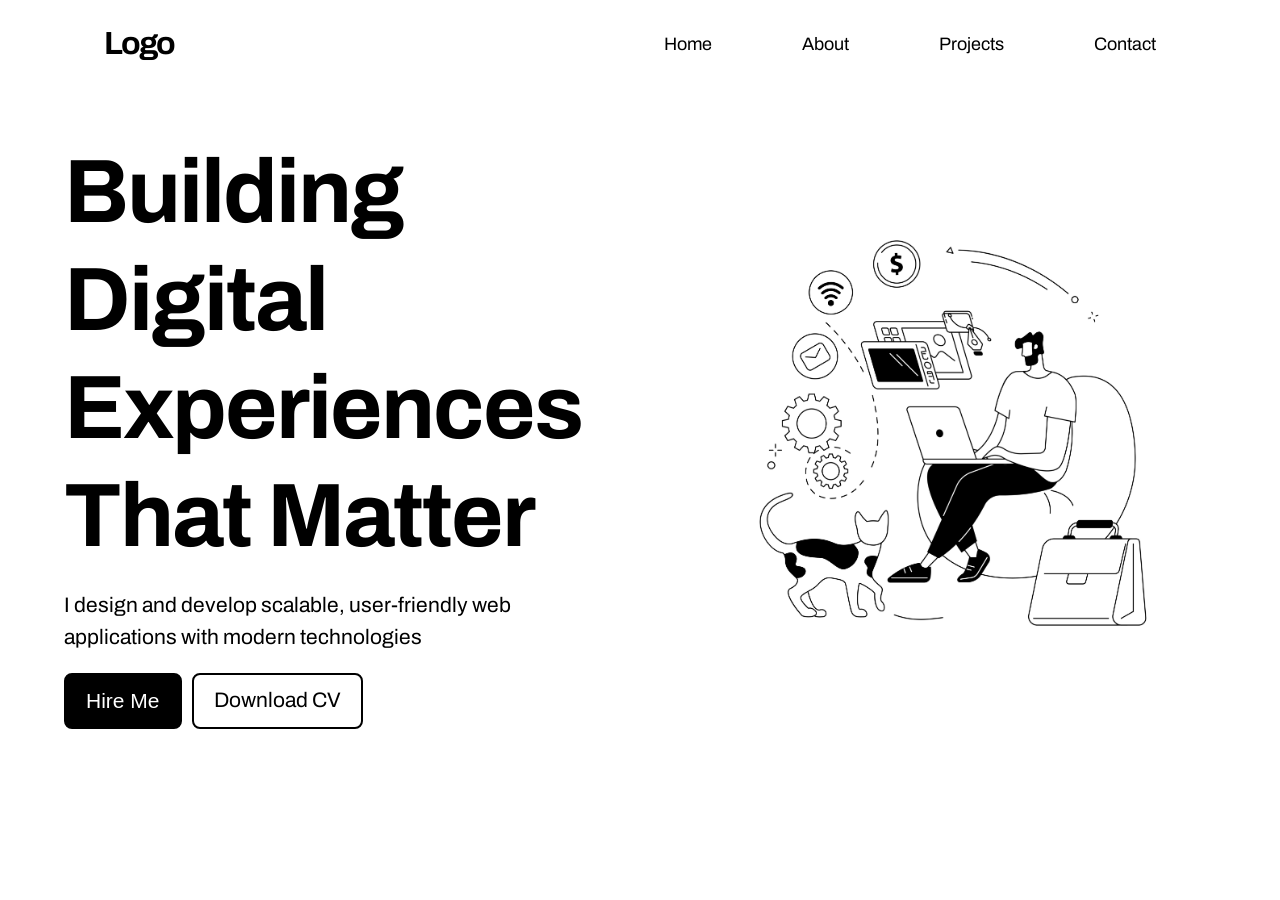
<file: hero-section/index.html>
<!DOCTYPE html>
<html lang="en">

<head>
    <meta charset="UTF-8">
    <meta name="viewport" content="width=device-width, initial-scale=1.0">
    <!-- Style Link -->
    <link rel="stylesheet" href="style.css">

    <!-- Google Fonts -->
    <link rel="preconnect" href="https://fonts.googleapis.com">
    <link rel="preconnect" href="https://fonts.gstatic.com" crossorigin>
    <link
        href="https://fonts.googleapis.com/css2?family=Archivo:ital,wght@0,100..900;1,100..900&family=Libre+Baskerville:ital,wght@0,400..700;1,400..700&family=Open+Sans:ital,wght@0,300..800;1,300..800&family=Poppins:ital,wght@0,100;0,200;0,300;0,400;0,500;0,600;0,700;1,100;1,200;1,300;1,400;1,500;1,600;1,700&family=Roboto:ital,wght@0,100..900;1,100..900&family=Stack+Sans+Text:wght@200..700&family=Vend+Sans:ital,wght@0,300..700;1,300..700&display=swap"
        rel="stylesheet">
    <title>Hero Section</title>
</head>

<body>
    <div class="main-container">
        <header>
            <!-- Navigation Bar -->
            <nav id="nav" class="navbar">
               <a href="#nav"><span class="Logo">Logo</span></a>
                <ul class="nav-links">
                    <li><a href="#">Home</a></li>
                    <li><a href="#">About</a></li>
                    <li><a href="#">Projects</a></li>
                    <li><a href="#">Contact</a></li>
                </ul>
            </nav>
            <!-- Heor Section -->
            <section class="hero-section">
                <div class="hero-content">
                    <h1>Building Digital Experiences <br> That Matter</h1>
                    <p>I design and develop scalable, user-friendly web applications with modern technologies</p>
                    <div class="hero-btn">
                        <button class="btn btn-first" type="button">Hire Me</button>
                        <a class="btn btn-second" href="#">Download CV</a>
                    </div>
                </div>
                <img class="hero-image" src="image/image1.jpg" alt="hero image">
            </section>
        </header>
    </div>

</body>

</html>
</file>
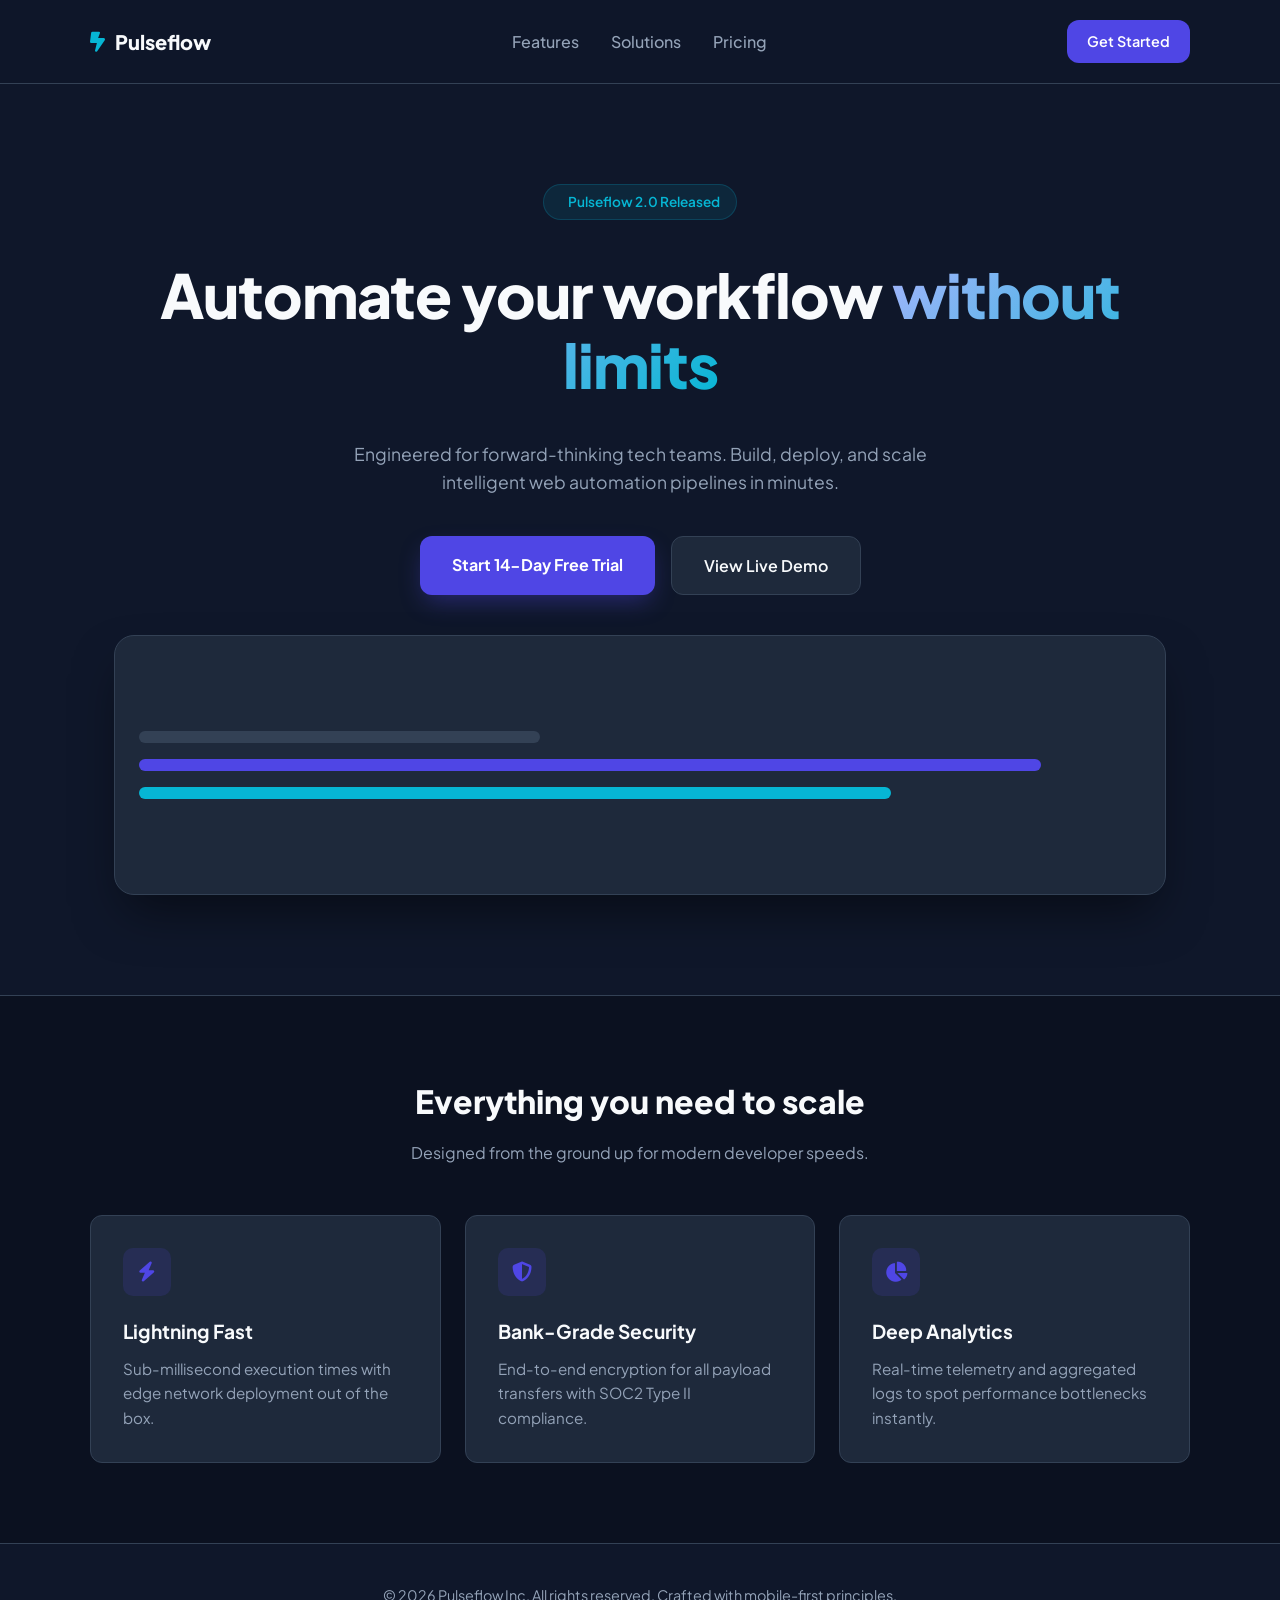
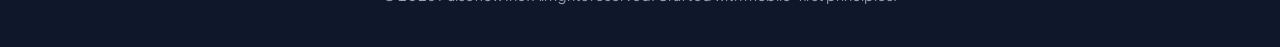
<file: Marketing Landing Page/index.html>
<!DOCTYPE html>
<html lang="en">
<head>
    <meta charset="UTF-8">
    <meta name="viewport" content="width=device-width, initial-scale=1.0">
    <title>SaaS Marketing Landing Page</title>
    <!-- Google Fonts: Plus Jakarta Sans for modern tech aesthetic -->
    <link href="https://fonts.googleapis.com/css2?family=Plus+Jakarta+Sans:wght@400;500;600;700;800&display=swap" rel="stylesheet">
    <!-- Font Awesome Icons -->
    <link rel="stylesheet" href="https://cdnjs.cloudflare.com/ajax/libs/font-awesome/6.5.1/css/all.min.css">

    <style>
        :root {
            --primary: #4f46e5;         /* Indigo primary brand color */
            --primary-hover: #4338ca;   /* Darker indigo on hover */
            --accent: #06b6d4;          /* Cyan accent */
            --dark-bg: #0f172a;        /* Slate dark background */
            --card-bg: #1e293b;        /* Card background */
            --text-main: #f8fafc;      /* Crisp white text */
            --text-muted: #94a3b8;     /* Muted slate text */
            --border-color: #334155;   /* Subtle divider border */
            --radius-md: 12px;
            --radius-lg: 20px;
        }

        * {
            margin: 0;
            padding: 0;
            box-sizing: border-box;
        }

        body {
            font-family: 'Plus Jakarta Sans', sans-serif;
            background-color: var(--dark-bg);
            color: var(--text-main);
            line-height: 1.6;
            overflow-x: hidden;
        }

        /* MOBILE BASE STYLES (Default for all screens) */
        header {
            width: 100%;
            padding: 20px 24px;
            background-color: rgba(15, 23, 42, 0.9);
            backdrop-filter: blur(8px);
            position: sticky;
            top: 0;
            z-index: 100;
            border-bottom: 1px solid var(--border-color);
        }

        .nav-container {
            max-width: 1100px;
            margin: 0 auto;
            display: flex;
            justify-content: space-between;
            align-items: center;
        }

        .logo {
            display: flex;
            align-items: center;
            gap: 10px;
            font-size: 1.25rem;
            font-weight: 800;
            color: var(--text-main);
            text-decoration: none;
        }

        .logo i {
            color: var(--accent);
        }

        .nav-links {
            display: none; /* Hidden on mobile by default */
            list-style: none;
            gap: 32px;
        }

        .nav-links a {
            color: var(--text-muted);
            text-decoration: none;
            font-weight: 500;
            transition: color 0.2s ease;
        }

        .nav-links a:hover {
            color: var(--text-main);
        }

        .cta-btn-nav {
            display: inline-block;
            background-color: var(--primary);
            color: white;
            padding: 10px 20px;
            border-radius: var(--radius-md);
            text-decoration: none;
            font-weight: 600;
            font-size: 0.9rem;
            transition: background-color 0.2s ease, transform 0.2s ease;
        }

        .cta-btn-nav:hover {
            background-color: var(--primary-hover);
            transform: translateY(-2px);
        }

        /* HERO SECTION (Mobile-First Stack) */
        .hero {
            padding: 60px 24px 80px;
            max-width: 1100px;
            margin: 0 auto;
            display: flex;
            flex-direction: column;
            gap: 40px;
            align-items: center;
            text-align: center;
        }

        .hero-badge {
            display: inline-flex;
            align-items: center;
            gap: 8px;
            background-color: rgba(6, 182, 212, 0.1);
            color: var(--accent);
            padding: 6px 16px;
            border-radius: 50px;
            font-size: 0.85rem;
            font-weight: 600;
            border: 1px solid rgba(6, 182, 212, 0.2);
        }

        .hero-title {
            font-size: clamp(2.2rem, 8vw, 3.8rem);
            font-weight: 800;
            line-height: 1.15;
            letter-spacing: -1px;
        }

        .hero-title span {
            background: linear-gradient(135deg, #a5b4fc 0%, #06b6d4 100%);
            -webkit-background-clip: text;
            -webkit-text-fill-color: transparent;
        }

        .hero-desc {
            color: var(--text-muted);
            font-size: 1.1rem;
            max-width: 600px;
        }

        .hero-actions {
            display: flex;
            flex-direction: column;
            width: 100%;
            gap: 16px;
        }

        .btn-primary {
            background-color: var(--primary);
            color: white;
            padding: 16px 32px;
            border-radius: var(--radius-md);
            text-decoration: none;
            font-weight: 700;
            text-align: center;
            box-shadow: 0 10px 25px -5px rgba(79, 70, 229, 0.4);
            transition: all 0.2s ease;
        }

        .btn-primary:hover {
            background-color: var(--primary-hover);
            transform: translateY(-2px);
        }

        .btn-secondary {
            background-color: var(--card-bg);
            color: var(--text-main);
            padding: 16px 32px;
            border-radius: var(--radius-md);
            text-decoration: none;
            font-weight: 600;
            text-align: center;
            border: 1px solid var(--border-color);
            transition: background-color 0.2s ease;
        }

        .btn-secondary:hover {
            background-color: var(--border-color);
        }

        .hero-preview {
            width: 100%;
            background-color: var(--card-bg);
            border-radius: var(--radius-lg);
            border: 1px solid var(--border-color);
            padding: 24px;
            box-shadow: 0 25px 50px -12px rgba(0, 0, 0, 0.5);
            display: flex;
            justify-content: center;
            align-items: center;
            min-height: 260px;
        }

        .dashboard-mock {
            width: 100%;
            display: flex;
            flex-direction: column;
            gap: 16px;
        }

        .mock-bar {
            height: 12px;
            background-color: var(--border-color);
            border-radius: 6px;
        }

        .mock-bar.short { width: 40%; }
        .mock-bar.accent { background-color: var(--accent); width: 75%; }
        .mock-bar.primary { background-color: var(--primary); width: 90%; }

        /* FEATURES SECTION */
        .features {
            padding: 80px 24px;
            background-color: #0b1120;
            border-top: 1px solid var(--border-color);
        }

        .features-container {
            max-width: 1100px;
            margin: 0 auto;
        }

        .section-header {
            text-align: center;
            margin-bottom: 50px;
        }

        .section-header h2 {
            font-size: 2rem;
            font-weight: 800;
            margin-bottom: 12px;
        }

        .section-header p {
            color: var(--text-muted);
            font-size: 1rem;
        }

        .features-grid {
            display: grid;
            grid-template-columns: 1fr; /* Single column on mobile */
            gap: 24px;
        }

        .feature-card {
            background-color: var(--card-bg);
            padding: 32px;
            border-radius: var(--radius-md);
            border: 1px solid var(--border-color);
            transition: transform 0.2s ease, border-color 0.2s ease;
        }

        .feature-card:hover {
            transform: translateY(-4px);
            border-color: var(--primary);
        }

        .feature-icon {
            width: 48px;
            height: 48px;
            background-color: rgba(79, 70, 229, 0.15);
            color: var(--primary);
            border-radius: 10px;
            display: flex;
            align-items: center;
            justify-content: center;
            font-size: 1.25rem;
            margin-bottom: 20px;
        }

        .feature-card h3 {
            font-size: 1.2rem;
            margin-bottom: 10px;
        }

        .feature-card p {
            color: var(--text-muted);
            font-size: 0.95rem;
        }

        /* DESKTOP ENHANCEMENTS (Min-width media query) */
        @media (min-width: 768px) {
            .nav-links {
                display: flex; /* Reveal links on desktop */
            }

            .hero {
                padding: 100px 24px;
            }

            .hero-actions {
                flex-direction: row; /* Horizontal button layout on desktop */
                justify-content: center;
                width: auto;
            }

            .features-grid {
                grid-template-columns: repeat(3, 1fr); /* 3 Equal columns on desktop */
            }
        }

        footer {
            padding: 40px 24px;
            text-align: center;
            color: var(--text-muted);
            font-size: 0.9rem;
            border-top: 1px solid var(--border-color);
        }
    </style>
</head>
<body>

    <!-- HEADER / NAVIGATION -->
    <header>
        <div class="nav-container">
            <a href="#" class="logo">
                <i class="fa-solid fa-bolt-lightning"></i>
                Pulseflow
            </a>

            <nav>
                <ul class="nav-links">
                    <li><a href="#features">Features</a></li>
                    <li><a href="#solutions">Solutions</a></li>
                    <li><a href="#pricing">Pricing</a></li>
                </ul>
            </nav>

            <a href="#cta" class="cta-btn-nav">Get Started</a>
        </div>
    </header>

    <main>
        <!-- HERO SECTION -->
        <section class="hero">
            <div class="hero-badge">
                <i class="fa-solid fa-sparkles"></i>
                Pulseflow 2.0 Released
            </div>

            <h1 class="hero-title">
                Automate your workflow <span>without limits</span>
            </h1>

            <p class="hero-desc">
                Engineered for forward-thinking tech teams. Build, deploy, and scale intelligent web automation pipelines in minutes.
            </p>

            <div class="hero-actions">
                <a href="#cta" class="btn-primary">Start 14-Day Free Trial</a>
                <a href="#demo" class="btn-secondary">View Live Demo</a>
            </div>

            <!-- HERO DASHBOARD MOCKUP -->
            <div class="hero-preview">
                <div class="dashboard-mock">
                    <div class="mock-bar short"></div>
                    <div class="mock-bar primary"></div>
                    <div class="mock-bar accent"></div>
                </div>
            </div>
        </section>

        <!-- FEATURES SECTION -->
        <section class="features" id="features">
            <div class="features-container">
                <div class="section-header">
                    <h2>Everything you need to scale</h2>
                    <p>Designed from the ground up for modern developer speeds.</p>
                </div>

                <div class="features-grid">
                    <article class="feature-card">
                        <div class="feature-icon">
                            <i class="fa-solid fa-bolt"></i>
                        </div>
                        <h3>Lightning Fast</h3>
                        <p>Sub-millisecond execution times with edge network deployment out of the box.</p>
                    </article>

                    <article class="feature-card">
                        <div class="feature-icon">
                            <i class="fa-solid fa-shield-halved"></i>
                        </div>
                        <h3>Bank-Grade Security</h3>
                        <p>End-to-end encryption for all payload transfers with SOC2 Type II compliance.</p>
                    </article>

                    <article class="feature-card">
                        <div class="feature-icon">
                            <i class="fa-solid fa-chart-pie"></i>
                        </div>
                        <h3>Deep Analytics</h3>
                        <p>Real-time telemetry and aggregated logs to spot performance bottlenecks instantly.</p>
                    </article>
                </div>
            </div>
        </section>
    </main>

    <footer>
        <p>&copy; 2026 Pulseflow Inc. All rights reserved. Crafted with mobile-first principles.</p>
    </footer>

</body>
</html>
</file>
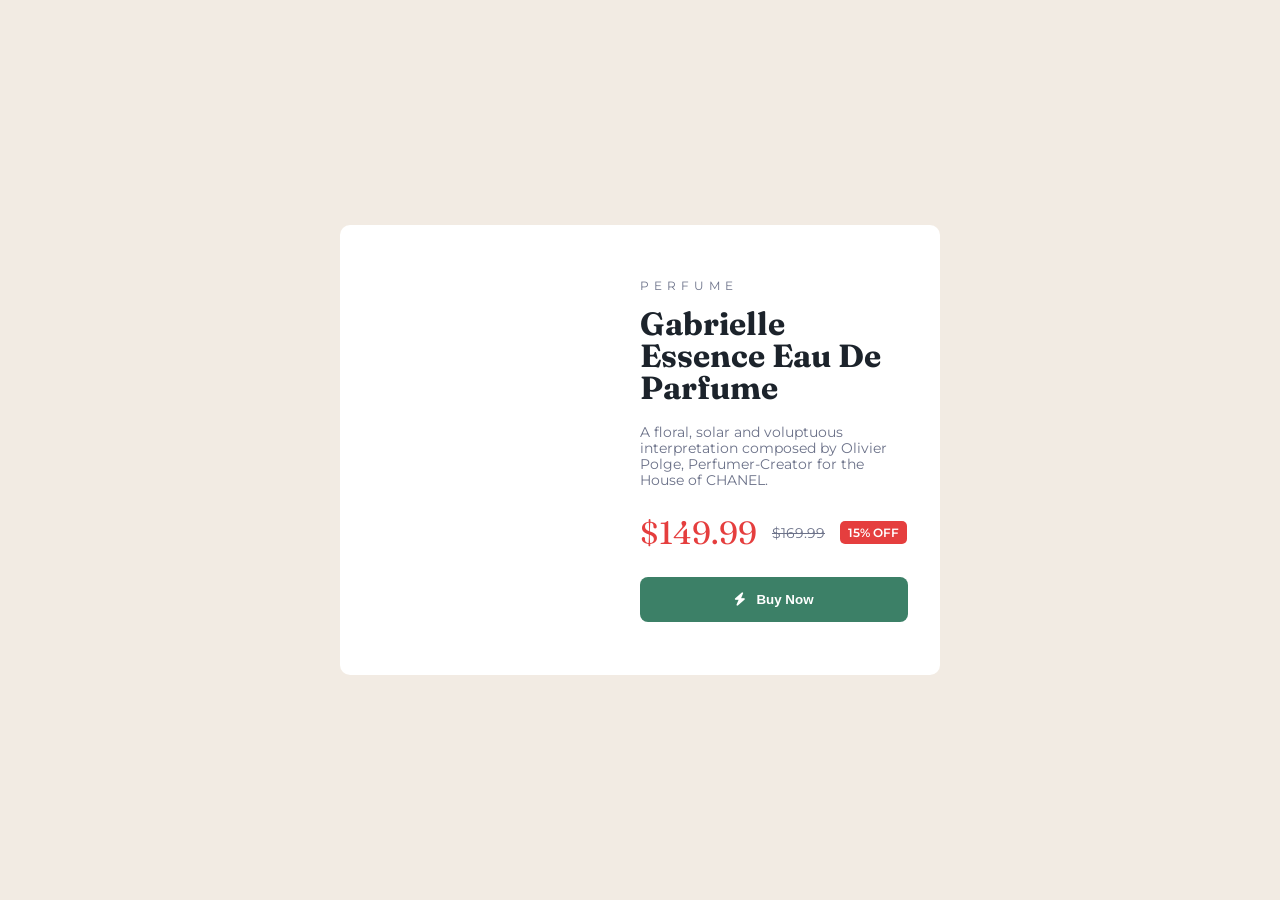
<file: product card/product.html>
<!DOCTYPE html>
<html lang="en">

<head>
    <meta charset="UTF-8">
    <meta name="viewport" content="width=device-width, initial-scale=1.0">

    <!-- Google Font Link -->
    <link rel="preconnect" href="https://fonts.googleapis.com">
    <link rel="preconnect" href="https://fonts.gstatic.com" crossorigin>
    <link
        href="https://fonts.googleapis.com/css2?family=Fraunces:ital,opsz,wght@0,9..144,100..900;1,9..144,100..900&family=Montserrat:ital,wght@0,100..900;1,100..900&display=swap"
        rel="stylesheet">

    <!-- Font Awesome Cdnjs Link -->
    <link rel="stylesheet" href="https://cdnjs.cloudflare.com/ajax/libs/font-awesome/6.5.1/css/all.min.css" integrity="sha512-DTOQO9RWCH3ppGqcWaEA1BIZOC6xxalwEsw9c2QQeAIftl+Vegovlnee1c9QX4TctnWMn13TZye+giMm8e2LwA==" crossorigin="anonymous" referrerpolicy="no-referrer" />

    <title>Product Card</title>

    <!-- CSS Styling -->
     <style>
        /* ------------------- Default Styling ------------------- */

        :root {
            --hot-deal: #e53e3e; /* Bright Red */
            --dark-cyan: #3c8067;
            --very-dark-blue: #1c232b;
            --dark-grayish-blue: #6c7289;
            --white: #ffffff;
            --cream: #f2ebe3;
        }

        * {
            margin: 0;
            padding: 0;
            box-sizing: border-box;
        }

        html {
            font-size: 62.5%;
        }

        body {
            font-family: 'Montserrat', sans-serif;
            background-color: var(--cream);
            min-height: 100vh;

            display: flex;
            justify-content: center;
            align-items: center;
        }

        .product-card {
            max-width: 600px;
            background-color: var(--white);
            border-radius: 1rem;
            overflow: hidden;
            box-shadow: none;
            display: flex;
        }

        .product-image {
            background-image: url('https://images.unsplash.com/photo-1587017539504-67cfbddac569?');
            flex: 1;
            min-height: 450px;
            background-size: cover;
            background-position: center;
        }

        .product-content {
            flex: 1;
            display: flex;
            flex-direction: column;
            justify-content: center;
            padding: 3.2rem;
        }
        

        .category {
            font-size: 1.2rem;
            text-transform: uppercase;
            letter-spacing: 5px;
            color: var(--dark-grayish-blue);
            margin-bottom: 1.5rem;
        }

        .product-title {
            font-size: 3.2rem;
            font-family: 'Fraunces', sans-serif;
            line-height: 1;
            color: var(--very-dark-blue);
            margin-bottom: 20px;
        }

        .product-description {
            font-size: 1.4rem;
            line-height: 1.6rem;
            margin-bottom: 25px;
            color: var(--dark-grayish-blue);
        }

        .price-container {
            display: flex;
            flex-wrap: wrap;
            gap: 1.5rem;
            align-items: center;
            margin-bottom: 25px;
        }

        .current-price {
            font-size: 3.2rem;
            color: var(--hot-deal);
            font-family: 'Fraunces', sans-serif;
        }

        .old-price {
            font-size: 1.4rem;
            text-decoration: line-through;
            color: var(--dark-grayish-blue);
        }

        .discount-badge {
            background-color: var(--hot-deal);
            padding: 4px 8px;
            border-radius: 5px;
            color: var(--white);
            font-weight: 600;
            font-size: 1.2rem;
        }

        .buy-btn {
            cursor: pointer;
            font-weight: 700;
            background-color: var(--dark-cyan);
            border: none;
            border-radius: 0.8rem;
            padding: 1.5rem;
            color: var(--white);
            display: flex;
            justify-content: center;
            align-items: center;
            gap: 1rem;
            transition: transfrom 0.2s;
        }

        .buy-btn:hover {
            background-color: #1a4031;
            transition: translateY(-2px);
        }

        @media (max-width: 600px) {
            .product-card {
                flex-direction: column;
            }
            .product-image {
                min-height: 240px;
            }
        }

     </style>

</head>

<body>
    <article class="product-card">
        <div class="product-image"></div>

        <div class="product-content">
            <p class="category">Perfume</p>

            <h1 class="product-title">Gabrielle Essence Eau De Parfume</h1>

            <p class="product-description">
                A floral, solar and voluptuous interpretation composed by Olivier Polge, Perfumer-Creator for the House of CHANEL.
            </p>

            <div class="price-container">
                <span class="current-price">$149.99</span>
                <span class="old-price">$169.99</span>
                <span class="discount-badge">15% OFF</span>
            </div>

            <button class="buy-btn">
                <i class="fa-solid fa-bolt"></i>
                Buy Now
            </button>
        </div>
    </article>
</body>

</html>
</file>
<file: hero-section/style.css>
/* --------------------- GLOBAL STYLING --------------------- */

* {
    margin: 0;
    padding: 0;
    box-sizing: border-box;
}

html {
    font-size: 62.5%;
}

body {
    font-family: 'Archivo', sans-serif;
    font-weight: 400;
    color: #000000;
    line-height: 1.5;
}

.main-container {
    max-width: 1400px;
    width: 90%;
    margin: 0 auto;
}

h1, h2, h3, h4, h5, h6 {
    font-weight: 700;
    line-height: 1.2;
    letter-spacing: -0.2rem;
}

h1 {
    font-size: 9rem;
}

p {
    font-size: 2.1rem;
}

a {
    font-size: 1.8rem;
    text-decoration: none;
}

ul {
    list-style: none;
}

/* --------------------- NAVIGATION BAR --------------------- */

.navbar {
    display: flex;
    justify-content: space-between;
    padding: 2rem 4rem;
}

.Logo {
    font-size: 3.2rem;
    font-weight: 700;
    color: #000000;
    letter-spacing: -2px;
}

.nav-links {
    display: flex;
    align-items: center;
    gap: 5rem;
}

.nav-links li a:link, .nav-links li a:visited {
    padding: 1rem 2rem;
    color: #000000;
}

.nav-links li a:hover, .nav-links li a:active {
    text-decoration: underline black  2px;
    text-underline-offset: 6px;
    transition: all 0.3s ease;
}

/* --------------------- HERO SECTION --------------------- */

.hero-section {
    display: grid;
    grid-template-columns: 1fr 1fr;
    justify-items: center;
    align-items: center;
    gap: 10rem;
    margin-top: 5rem;
}

.hero-content {
    display: flex;
    flex-direction: column;
    gap: 2rem;
}

.hero-image {
    max-width: 600px;
    width: 100%;
}

.hero-btn {
    display: flex;
    gap: 1rem;
}

/* --------------------- COMPONENTS --------------------- */

.btn {
    font-size: 2.1rem;
    padding: 1rem 2rem;
    border: 2px solid black;
    border-radius: 8px;
    background-color: #ffffff;
}

.btn-first {
    background-color: #000000;
    color: white;
}

.btn-first:hover, .btn-first:active {
    background-color: #222121;
    color: white;
}

.btn-second:link, .btn-second:visited {
    background-color: #ffffff;
    color: #000000;
}

.btn-second:hover, .btn-second:active {
    background-color: #ddd7d7;
    color: #070707;
}
</file>
